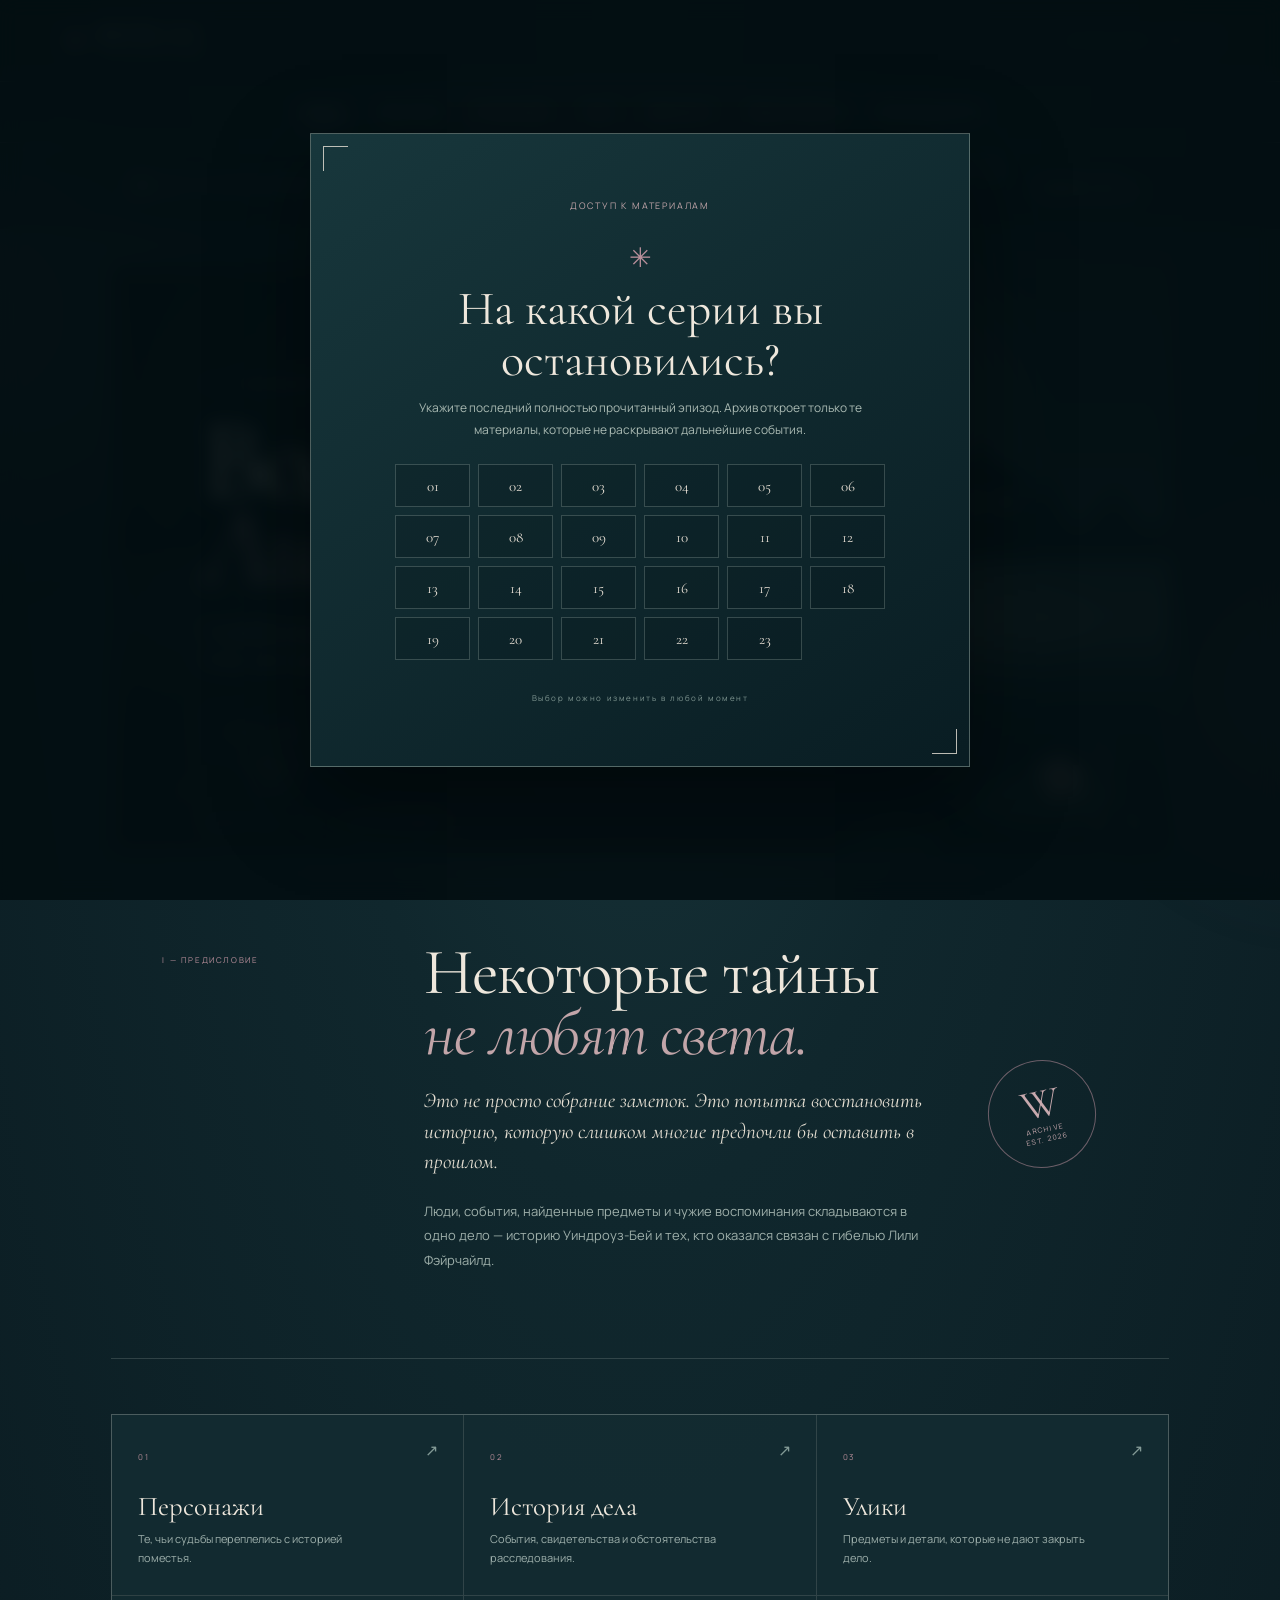
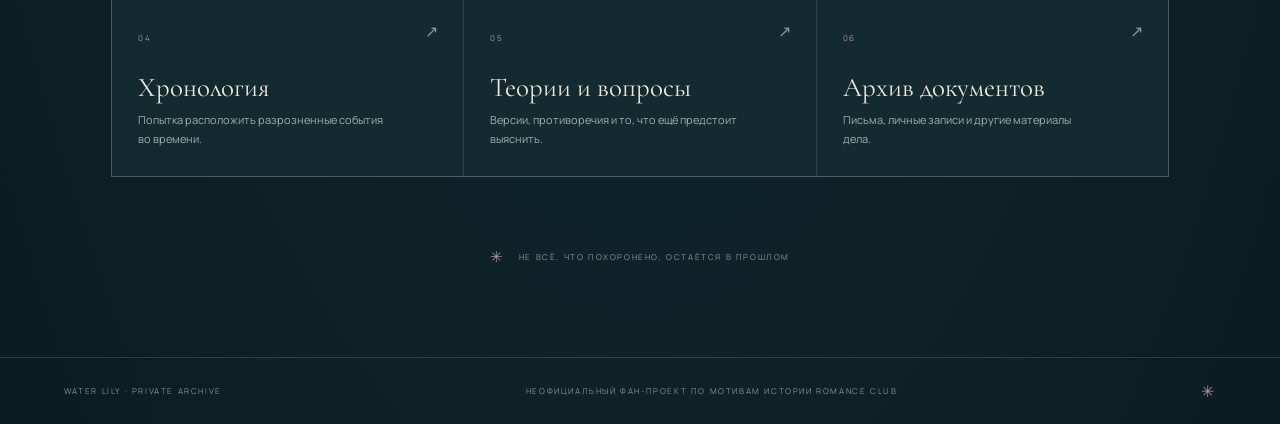
<file: index.html>
<!doctype html>
<html lang="ru">
<head>
  <meta charset="utf-8">
  <meta name="viewport" content="width=device-width, initial-scale=1">
  <meta name="theme-color" content="#102a30">
  <meta name="description" content="Водяная Лилия — исследовательский архив истории Уиндрoуз-Бей.">
  <title>Водяная Лилия — закрытый архив</title>
  <link rel="preconnect" href="https://fonts.googleapis.com">
  <link rel="preconnect" href="https://fonts.gstatic.com" crossorigin>
  <link href="https://fonts.googleapis.com/css2?family=Cormorant+Garamond:wght@400;500;600&family=Manrope:wght@400;500;600&display=swap" rel="stylesheet">
  <link rel="stylesheet" href="style.css">
</head>
<body>
  <div class="ambient ambient-one" aria-hidden="true"></div>
  <div class="ambient ambient-two" aria-hidden="true"></div>

  <header class="masthead">
    <a class="wordmark" href="#home" aria-label="Водяная Лилия — на главную">
      <span class="wordmark-mark">✳</span>
      <span><b>WATER LILY</b><small>ЗАКРЫТЫЙ АРХИВ</small></span>
    </a>
    <div class="masthead-note">ЧАСТНОЕ ДЕЛО <span>№ 01—23</span></div>
  </header>

  <nav class="main-nav" aria-label="Основная навигация">
    <button class="active" data-tab="home" type="button">Главная</button>
    <button data-tab="people" type="button">Персонажи</button>
    <button data-tab="story" type="button">История дела</button>
    <button data-tab="clues" type="button">Улики</button>
    <button data-tab="timeline" type="button">Хронология</button>
    <button data-tab="questions" type="button">Теории и вопросы</button>
    <button data-tab="archive" type="button">Архив документов</button>
  </nav>

  <section id="episode-gate" class="episode-gate" aria-label="Выбор последнего прочитанного эпизода">
    <div class="gate-card">
      <span class="eyebrow">ДОСТУП К МАТЕРИАЛАМ</span>
      <div class="gate-flower" aria-hidden="true">✳</div>
      <h2>На какой серии вы остановились?</h2>
      <p>Укажите последний полностью прочитанный эпизод. Архив откроет только те материалы, которые не раскрывают дальнейшие события.</p>
      <div class="episode-gate-grid">
        <button type="button" data-episode="1">01</button>
<button type="button" data-episode="2">02</button>
<button type="button" data-episode="3">03</button>
<button type="button" data-episode="4">04</button>
<button type="button" data-episode="5">05</button>
<button type="button" data-episode="6">06</button>
<button type="button" data-episode="7">07</button>
<button type="button" data-episode="8">08</button>
<button type="button" data-episode="9">09</button>
<button type="button" data-episode="10">10</button>
<button type="button" data-episode="11">11</button>
<button type="button" data-episode="12">12</button>
<button type="button" data-episode="13">13</button>
<button type="button" data-episode="14">14</button>
<button type="button" data-episode="15">15</button>
<button type="button" data-episode="16">16</button>
<button type="button" data-episode="17">17</button>
<button type="button" data-episode="18">18</button>
<button type="button" data-episode="19">19</button>
<button type="button" data-episode="20">20</button>
<button type="button" data-episode="21">21</button>
<button type="button" data-episode="22">22</button>
<button type="button" data-episode="23">23</button>
      </div>
      <span class="gate-footnote">Выбор можно изменить в любой момент</span>
    </div>
  </section>

  <div class="episode-toolbar">
    <div class="episode-toolbar-label"><span class="live-dot"></span> ДОСТУП ОТКРЫТ ДО ЭПИЗОДА</div>
    <div class="episode-selector" aria-label="Выбрать последний прочитанный эпизод">
      <button type="button" data-view-episode="1">01</button>
<button type="button" data-view-episode="2">02</button>
<button type="button" data-view-episode="3">03</button>
<button type="button" data-view-episode="4">04</button>
<button type="button" data-view-episode="5">05</button>
<button type="button" data-view-episode="6">06</button>
<button type="button" data-view-episode="7">07</button>
<button type="button" data-view-episode="8">08</button>
<button type="button" data-view-episode="9">09</button>
<button type="button" data-view-episode="10">10</button>
<button type="button" data-view-episode="11">11</button>
<button type="button" data-view-episode="12">12</button>
<button type="button" data-view-episode="13">13</button>
<button type="button" data-view-episode="14">14</button>
<button type="button" data-view-episode="15">15</button>
<button type="button" data-view-episode="16">16</button>
<button type="button" data-view-episode="17">17</button>
<button type="button" data-view-episode="18">18</button>
<button type="button" data-view-episode="19">19</button>
<button type="button" data-view-episode="20">20</button>
<button type="button" data-view-episode="21">21</button>
<button type="button" data-view-episode="22">22</button>
<button type="button" data-view-episode="23">23</button>
    </div>
    <button id="episode-details-toggle" class="episode-details-toggle" type="button">
      Содержание серии <span aria-hidden="true">⌄</span>
    </button>
  </div>

  <div class="episode-modal" id="episode-description" role="dialog" aria-modal="true" aria-label="Содержание эпизода">
    <div class="episode-modal-content">
      <button class="episode-modal-close" id="episode-modal-close" type="button" aria-label="Закрыть">×</button>
      <div class="episode-description-header">
        <span id="episode-number">СЕРИЯ 01</span>
        <h3 id="episode-title">Название серии</h3>
      </div>
      <p id="episode-summary">Краткое содержание серии.</p>
      <button id="episode-details-button" type="button">Читать полное описание</button>
      <div id="episode-full-description" class="episode-full-description"></div>
    </div>
  </div>

  <main>
    <section id="home" class="panel active">
      <div class="hero">
        <div class="hero-image" aria-hidden="true"></div>
        <div class="hero-shade" aria-hidden="true"></div>
        <div class="hero-content">
          <div class="eyebrow hero-eyebrow"><span></span> ИССЛЕДОВАТЕЛЬСКОЕ ДОСЬЕ · 23 ЭПИЗОДА</div>
          <h1>Водяная<br><em>Лилия</em></h1>
          <p class="hero-subtitle">У каждой истории есть поверхность.<br>И то, что скрывается под ней.</p>
          <button class="primary-link" data-tab="story" type="button">ОТКРЫТЬ ДЕЛО <span>↗</span></button>
        </div>
        <div class="hero-caption"><span>УИНДРОУЗ-БЕЙ</span><i></i><span>ПОСЛЕ ПОЛУНОЧИ</span></div>
        <div class="hero-index">01 <span>/</span> 23</div>
      </div>

      <div class="home-intro editorial-section">
        <div class="section-index">I — ПРЕДИСЛОВИЕ</div>
        <div class="intro-copy">
          <h2>Некоторые тайны<br><em>не любят света.</em></h2>
          <p class="lead">Это не просто собрание заметок. Это попытка восстановить историю, которую слишком многие предпочли бы оставить в прошлом.</p>
          <p>Люди, события, найденные предметы и чужие воспоминания складываются в одно дело — историю Уиндрoуз-Бей и тех, кто оказался связан с гибелью Лили Фэйрчайлд.</p>
        </div>
        <div class="intro-seal" aria-hidden="true"><span>W</span><small>ARCHIVE<br>EST. 2026</small></div>
      </div>

      <div class="home-sections">
        <button class="home-card" data-tab="people" type="button"><span class="card-number">01</span><span class="card-arrow">↗</span><h3>Персонажи</h3><p>Те, чьи судьбы переплелись с историей поместья.</p></button>
        <button class="home-card" data-tab="story" type="button"><span class="card-number">02</span><span class="card-arrow">↗</span><h3>История дела</h3><p>События, свидетельства и обстоятельства расследования.</p></button>
        <button class="home-card" data-tab="clues" type="button"><span class="card-number">03</span><span class="card-arrow">↗</span><h3>Улики</h3><p>Предметы и детали, которые не дают закрыть дело.</p></button>
        <button class="home-card" data-tab="timeline" type="button"><span class="card-number">04</span><span class="card-arrow">↗</span><h3>Хронология</h3><p>Попытка расположить разрозненные события во времени.</p></button>
        <button class="home-card" data-tab="questions" type="button"><span class="card-number">05</span><span class="card-arrow">↗</span><h3>Теории и вопросы</h3><p>Версии, противоречия и то, что ещё предстоит выяснить.</p></button>
        <button class="home-card" data-tab="archive" type="button"><span class="card-number">06</span><span class="card-arrow">↗</span><h3>Архив документов</h3><p>Письма, личные записи и другие материалы дела.</p></button>
      </div>
      <div class="closing-note"><span>✳</span> НЕ ВСЁ, ЧТО ПОХОРОНЕНО, ОСТАЁТСЯ В ПРОШЛОМ</div>
    </section>

    <section id="people" class="panel">
      <div class="panel-heading"><div class="section-index">II — УЧАСТНИКИ</div><h2>Персонажи</h2><p class="intro">Досье на людей, чьи истории связаны с Уиндрoуз-Бей. Новые сведения открываются по мере чтения эпизодов.</p></div>
      <input id="search" type="search" placeholder="Поиск по именам и ролям…" aria-label="Поиск персонажа">
      <div class="grid" id="peopleGrid"></div>
    </section>

    <section id="story" class="panel">
      <div class="panel-heading"><div class="section-index">III — ОБСТОЯТЕЛЬСТВА</div><h2>История дела</h2><p class="intro">События, воспоминания и свидетельства — в том порядке, в котором они становятся известны.</p></div>
      <div class="grid" id="story-container"></div>
    </section>

    <section id="clues" class="panel">
      <div class="panel-heading"><div class="section-index">IV — ВЕЩЕСТВЕННЫЕ МАТЕРИАЛЫ</div><h2>Улики</h2><p class="intro">Предметы, сообщения и детали, которые помогают восстановить ход событий. Отдельно отмечены факты и обстоятельства, требующие проверки.</p></div>
      <div id="clues-container" class="grid"></div>
    </section>

    <section id="timeline" class="panel">
      <div class="panel-heading"><div class="section-index">V — ВРЕМЕННАЯ КАРТА</div><h2>Хронология</h2><p class="intro">Последовательность событий, собранная по материалам расследования. Даты и степень точности указаны там, где они известны.</p></div>
      <div id="timeline-container" class="grid"></div>
    </section>

    <section id="questions" class="panel">
      <div class="panel-heading"><div class="section-index">VI — РАБОЧИЕ ВЕРСИИ</div><h2>Теории и вопросы</h2><p class="intro">Гипотезы не являются установленными фактами. Каждая версия требует сопоставления аргументов, контраргументов и доступных свидетельств.</p></div>
      <div id="theories-container" class="grid"></div>
    </section>

    <section id="archive" class="panel">
      <div class="panel-heading"><div class="section-index">VII — ПРИЛОЖЕНИЯ К ДЕЛУ</div><h2>Архив документов</h2><p class="intro">Письма, записки, личные записи и другие материалы, обнаруженные в ходе истории.</p></div>
      <div id="documents-container" class="grid"></div>
    </section>
  </main>

  <footer class="site-footer"><span>WATER LILY · PRIVATE ARCHIVE</span><span>НЕОФИЦИАЛЬНЫЙ ФАН-ПРОЕКТ ПО МОТИВАМ ИСТОРИИ ROMANCE CLUB</span><span>✳</span></footer>

  <script src="data/people.js"></script>
  <script src="data/episodes.js"></script>
  <script src="data/clues.js"></script>
  <script src="data/story.js"></script>
  <script src="data/timeline.js"></script>
  <script src="data/theories.js"></script>
  <script src="data/documents.js"></script>
  <script src="script.js"></script>
</body>
</html>
</file>
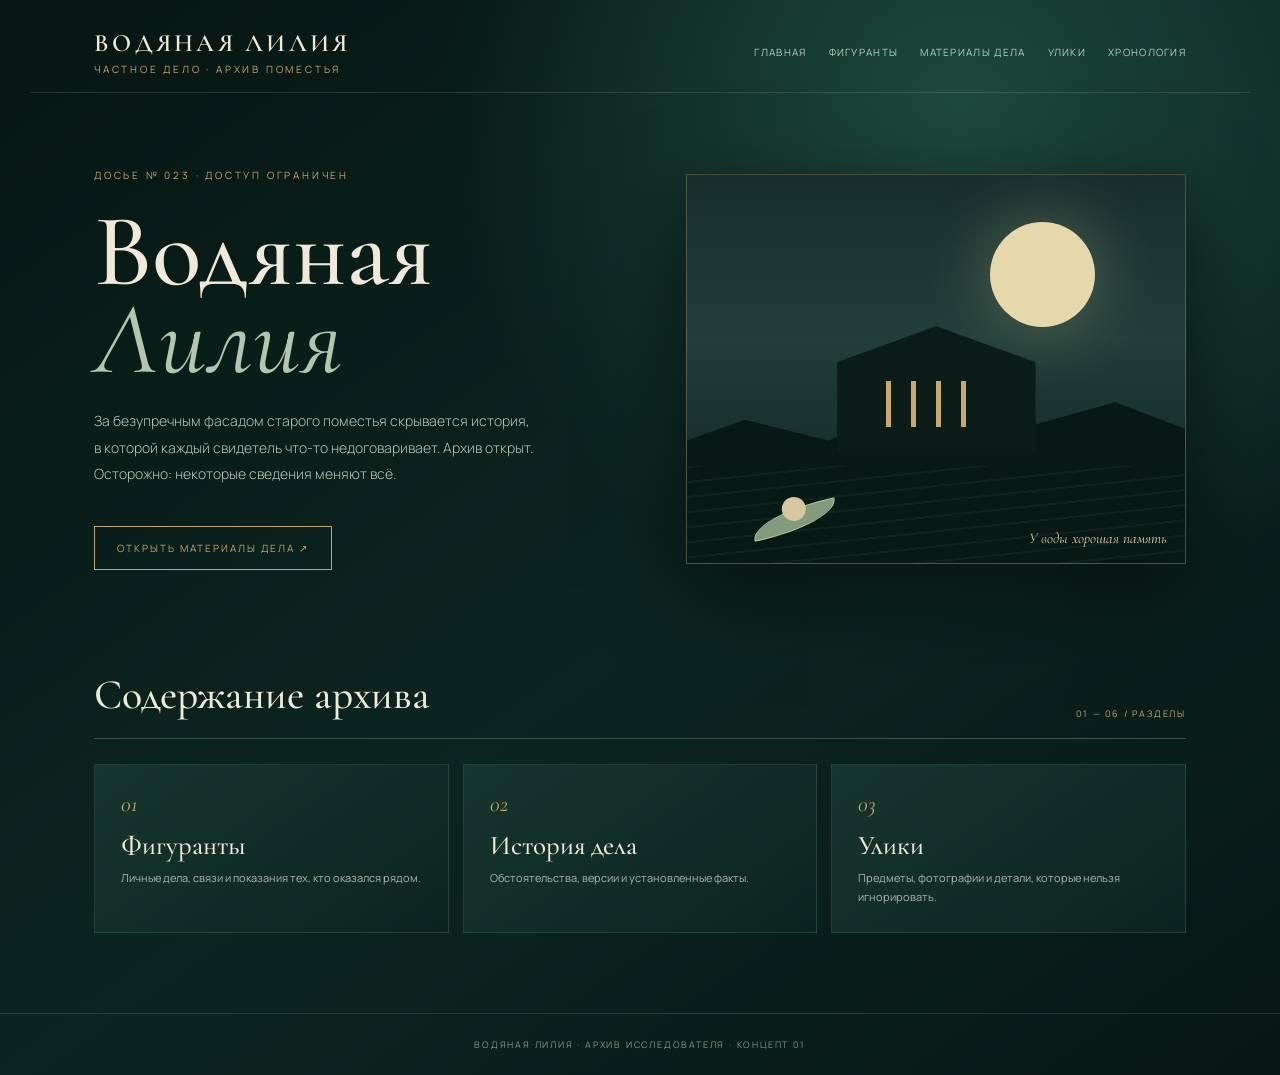
<file: concepts/01-emerald-estate.html>
<!doctype html>
<html lang="ru"><head><meta charset="utf-8"><meta name="viewport" content="width=device-width,initial-scale=1"><title>Водяная Лилия — Изумрудное поместье</title><link rel="preconnect" href="https://fonts.googleapis.com"><link href="https://fonts.googleapis.com/css2?family=Cormorant+Garamond:wght@400;500;600;700&family=Manrope:wght@300;400;500;600&display=swap" rel="stylesheet">
<style>
:root{--bg:#071b19;--panel:#102b27;--panel2:#173a33;--ink:#f0e9d8;--muted:#a9b8a9;--gold:#c4a66a;--line:#35564a;--rose:#a97878}*{box-sizing:border-box}body{margin:0;background:radial-gradient(ellipse at 75% 10%,#1d493d 0,transparent 38%),linear-gradient(145deg,#061613,#0c2520 55%,#071714);color:var(--ink);font-family:Manrope,sans-serif}a,button{color:inherit}header{max-width:1220px;margin:auto;padding:28px 5vw 16px;display:flex;align-items:center;justify-content:space-between;border-bottom:1px solid #ffffff20}.brand{font:600 25px 'Cormorant Garamond';letter-spacing:.13em}.brand small{display:block;font:10px Manrope;letter-spacing:.28em;color:var(--gold);margin-top:4px}nav{display:flex;gap:22px;flex-wrap:wrap}nav a{font-size:10px;letter-spacing:.13em;text-decoration:none;color:#c1cdbf;text-transform:uppercase}nav a:hover{color:var(--gold)}.hero{max-width:1220px;margin:0 auto;padding:75px 5vw 64px;min-height:510px;display:grid;grid-template-columns:1.05fr .95fr;align-items:center;gap:40px}.eyebrow{font-size:10px;letter-spacing:.28em;color:var(--gold);text-transform:uppercase}.hero h1{font:500 clamp(54px,8vw,104px)/.86 'Cormorant Garamond';margin:25px 0}.hero h1 em{color:#b4c6ad;font-weight:400}.hero p{max-width:440px;color:#b9c7ba;font:300 14px/1.9 Manrope}.cta{display:inline-block;margin-top:24px;padding:14px 22px;border:1px solid var(--gold);color:var(--gold);font-size:10px;letter-spacing:.2em;text-decoration:none}.scene{height:390px;position:relative;overflow:hidden;border:1px solid #c4a66a55;background:linear-gradient(180deg,#172e2c 0%,#213e39 42%,#0b211e 100%);box-shadow:0 25px 80px #0008}.moon{position:absolute;width:105px;height:105px;border-radius:50%;background:#e5d8ad;right:18%;top:12%;box-shadow:0 0 70px #dfd1a455}.hill{position:absolute;bottom:0;width:120%;height:45%;left:-10%;background:#071815;clip-path:polygon(0 40%,18% 18%,32% 30%,48% 4%,62% 25%,80% 8%,100% 34%,100% 100%,0 100%)}.mansion{position:absolute;bottom:28%;left:30%;width:40%;height:33%;background:#0b1c19;clip-path:polygon(0 28%,50% 0,100% 28%,100% 100%,0 100%)}.mansion:before{content:"";position:absolute;left:40%;top:-20%;width:20%;height:30%;background:#0b1c19;clip-path:polygon(50% 0,100% 100%,0 100%)}.windows{position:absolute;bottom:35%;left:40%;width:20%;height:12%;background:repeating-linear-gradient(90deg,#c8a86c 0 5px,transparent 5px 25px)}.water{position:absolute;bottom:0;height:25%;width:100%;background:repeating-linear-gradient(174deg,#47665a22 0 2px,transparent 2px 15px)}.lily{position:absolute;bottom:8%;left:13%;width:85px;height:25px;border-radius:100% 0;background:#829b7d;transform:rotate(-12deg);box-shadow:0 0 0 1px #b7c4a6}.lily:after{content:"";position:absolute;width:24px;height:24px;border-radius:50%;background:#d6c7a0;left:32px;top:-10px}.caption{position:absolute;bottom:16px;right:18px;font:italic 15px 'Cormorant Garamond';color:#d7cba9}.section{max-width:1220px;margin:auto;padding:35px 5vw 80px}.sectionhead{display:flex;align-items:end;justify-content:space-between;border-bottom:1px solid var(--line);padding-bottom:18px;margin-bottom:25px}.section h2{font:500 42px 'Cormorant Garamond';margin:0}.sectionhead span{font-size:9px;letter-spacing:.2em;color:var(--gold)}.cards{display:grid;grid-template-columns:repeat(3,1fr);gap:14px}.card{background:linear-gradient(145deg,#16352e,#0c241f);border:1px solid #45635366;padding:26px;min-height:160px;transition:.25s}.card:hover{transform:translateY(-4px);border-color:var(--gold)}.num{font:italic 22px 'Cormorant Garamond';color:var(--gold)}.card h3{font:500 27px 'Cormorant Garamond';margin:12px 0 7px}.card p{font-size:11px;line-height:1.7;color:var(--muted);margin:0}.foot{padding:24px 5vw;border-top:1px solid #ffffff20;text-align:center;color:#83988a;font-size:9px;letter-spacing:.2em}.page{display:none}.page.active{display:block}.tabs{display:flex;gap:8px;flex-wrap:wrap;margin:20px 0}.tabs button{background:transparent;border:1px solid var(--line);padding:10px 14px;font:10px Manrope;letter-spacing:.1em;cursor:pointer}.tabs button.active{border-color:var(--gold);color:var(--gold)}@media(max-width:760px){header{display:block}nav{margin-top:18px;gap:13px}.hero{grid-template-columns:1fr;padding-top:50px}.scene{height:280px}.cards{grid-template-columns:1fr}.section h2{font-size:34px}}
</style></head><body>
<header><div class="brand">ВОДЯНАЯ ЛИЛИЯ<small>ЧАСТНОЕ ДЕЛО · АРХИВ ПОМЕСТЬЯ</small></div><nav><a href="#home" data-page="home">Главная</a><a href="#people" data-page="people">Фигуранты</a><a href="#case" data-page="case">Материалы дела</a><a href="#clues" data-page="clues">Улики</a><a href="#timeline" data-page="timeline">Хронология</a></nav></header>
<main><section class="page active" id="home"><div class="hero"><div><div class="eyebrow">Досье № 023 · доступ ограничен</div><h1>Водяная<br><em>Лилия</em></h1><p>За безупречным фасадом старого поместья скрывается история, в которой каждый свидетель что-то недоговаривает. Архив открыт. Осторожно: некоторые сведения меняют всё.</p><a class="cta" href="#case" data-page="case">ОТКРЫТЬ МАТЕРИАЛЫ ДЕЛА ↗</a></div><div class="scene"><div class="moon"></div><div class="hill"></div><div class="mansion"></div><div class="windows"></div><div class="water"></div><div class="lily"></div><div class="caption">У воды хорошая память</div></div></div><div class="section"><div class="sectionhead"><h2>Содержание архива</h2><span>01 — 06 / РАЗДЕЛЫ</span></div><div class="cards"><article class="card"><div class="num">01</div><h3>Фигуранты</h3><p>Личные дела, связи и показания тех, кто оказался рядом.</p></article><article class="card"><div class="num">02</div><h3>История дела</h3><p>Обстоятельства, версии и установленные факты.</p></article><article class="card"><div class="num">03</div><h3>Улики</h3><p>Предметы, фотографии и детали, которые нельзя игнорировать.</p></article></div></div></section>
<section class="page" id="people"><div class="section"><div class="eyebrow">Раздел I · лица и связи</div><h2>Фигуранты дела</h2><div class="cards"><article class="card"><div class="num">ДЕЛО 001</div><h3>Райли</h3><p>Центральная фигура истории. Личное досье содержит пробелы.</p></article><article class="card"><div class="num">ДЕЛО 002</div><h3>Лили</h3><p>Имя, которое снова и снова появляется в материалах.</p></article><article class="card"><div class="num">ДЕЛО 003</div><h3>Амелия</h3><p>Сведения требуют сопоставления с другими показаниями.</p></article><article class="card"><div class="num">ДЕЛО 004</div><h3>Ксавье</h3><p>Связи и мотивы остаются предметом изучения.</p></article><article class="card"><div class="num">ДЕЛО 005</div><h3>Деклан</h3><p>Отдельные детали его истории пока не подтверждены.</p></article><article class="card"><div class="num">ДЕЛО 006</div><h3>Луна</h3><p>Материалы собраны в отдельное личное дело.</p></article></div></div></section>
<section class="page" id="case"><div class="section"><div class="eyebrow">Раздел II · сводка расследования</div><h2>Материалы дела</h2><p style="color:var(--muted);max-width:700px;line-height:1.9">История собирается из эпизодов, свидетельств и документов. Выберите главу, чтобы восстановить последовательность событий. Все версии отделены от подтверждённых фактов.</p><div class="cards"><article class="card"><div class="num">01—08</div><h3>Начало истории</h3><p>Первые обстоятельства и вопросы, оставшиеся без ответа.</p></article><article class="card"><div class="num">09—16</div><h3>Новые обстоятельства</h3><p>Связи между персонажами становятся сложнее.</p></article><article class="card"><div class="num">17—23</div><h3>Последствия</h3><p>Поздние события меняют прочтение ранних улик.</p></article></div></div></section>
<section class="page" id="clues"><div class="section"><div class="eyebrow">Раздел III · вещественные доказательства</div><h2>Улики и находки</h2><div class="cards"><article class="card"><div class="num">УЛИКА № 01</div><h3>Фотографии</h3><p>Визуальные материалы и подписи к ним.</p></article><article class="card"><div class="num">УЛИКА № 02</div><h3>Переписка</h3><p>Фрагменты сообщений и их контекст.</p></article><article class="card"><div class="num">УЛИКА № 03</div><h3>Предметы</h3><p>Значимые вещи, найденные в ходе истории.</p></article></div></div></section>
<section class="page" id="timeline"><div class="section"><div class="eyebrow">Раздел IV · последовательность событий</div><h2>Хронология</h2><div class="cards"><article class="card"><div class="num">ЭТАП I</div><h3>До расследования</h3><p>Предыстория и исходные обстоятельства.</p></article><article class="card"><div class="num">ЭТАП II</div><h3>Развитие событий</h3><p>Ключевые даты и поворотные моменты.</p></article><article class="card"><div class="num">ЭТАП III</div><h3>После раскрытия</h3><p>Последствия и открытые вопросы.</p></article></div></div></section></main><footer class="foot">ВОДЯНАЯ ЛИЛИЯ · АРХИВ ИССЛЕДОВАТЕЛЯ · КОНЦЕПТ 01</footer>
<script>document.querySelectorAll('[data-page]').forEach(a=>a.addEventListener('click',e=>{e.preventDefault();document.querySelectorAll('.page').forEach(p=>p.classList.remove('active'));document.getElementById(a.dataset.page).classList.add('active');window.scrollTo(0,0)}));</script></body></html>
</file>
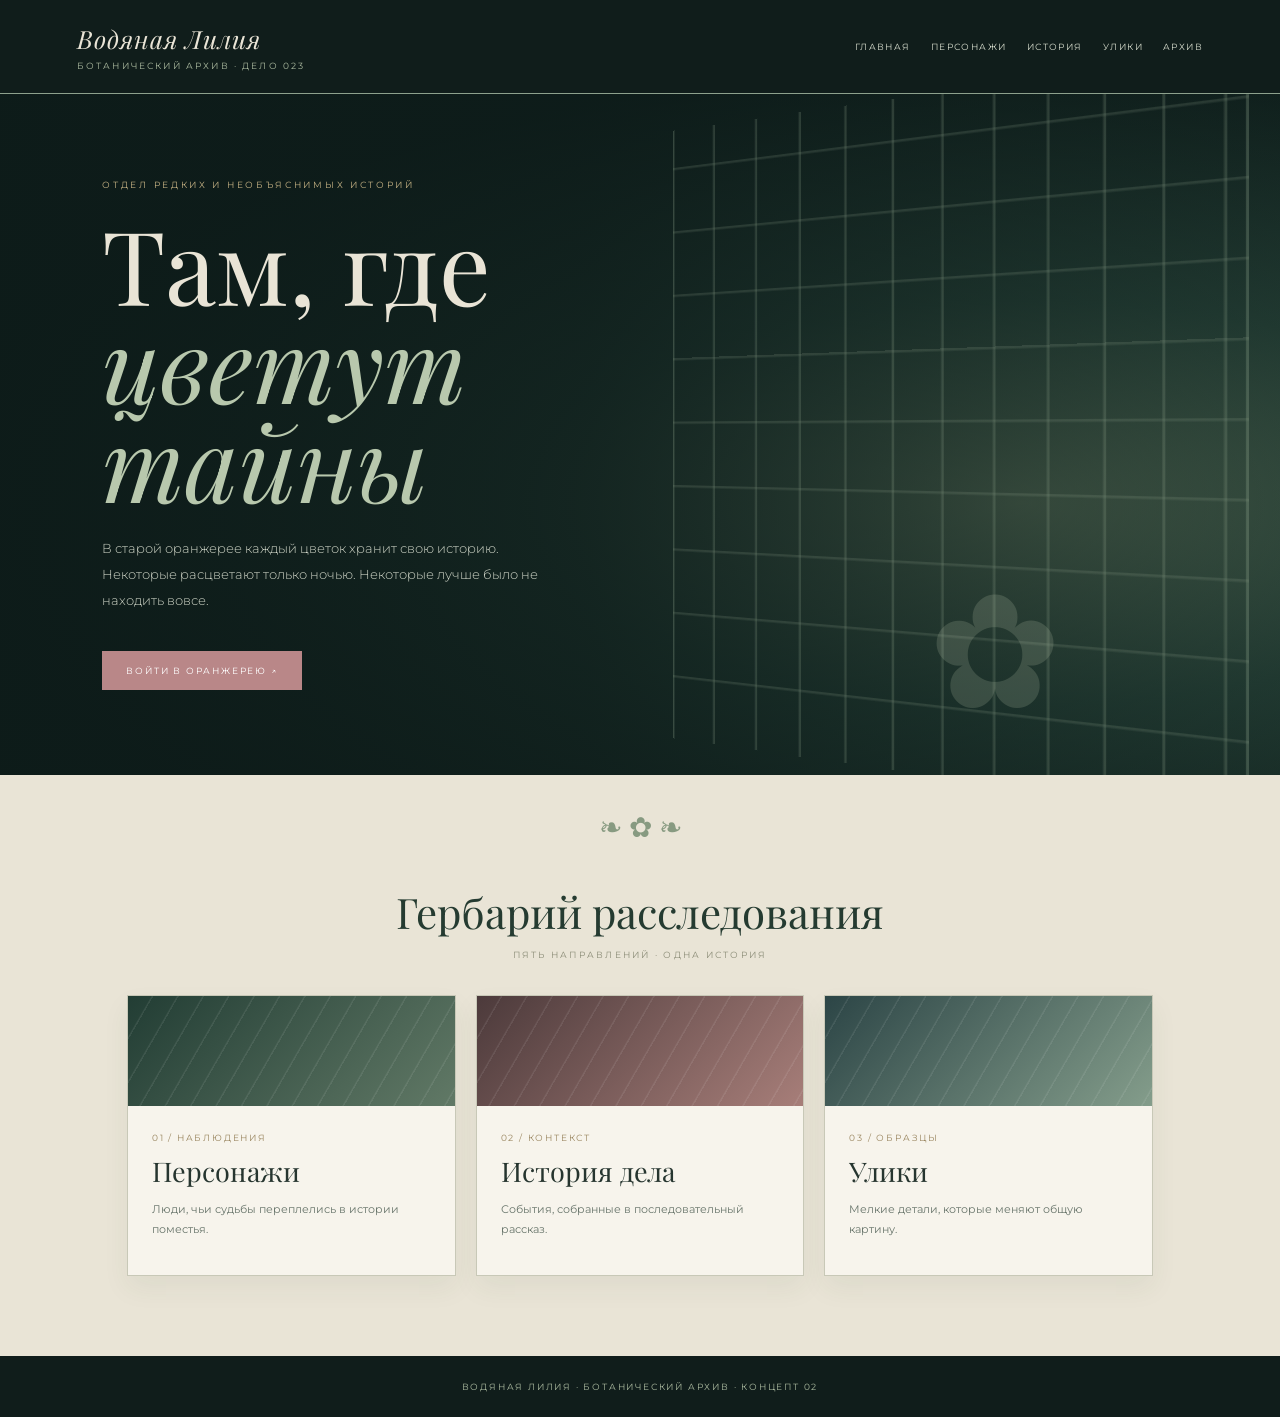
<file: concepts/02-midnight-conservatory.html>
<!doctype html><html lang="ru"><head><meta charset="utf-8"><meta name="viewport" content="width=device-width,initial-scale=1"><title>Водяная Лилия — Оранжерея</title><link href="https://fonts.googleapis.com/css2?family=Playfair+Display:ital,wght@0,400;0,500;1,400;1,500&family=Montserrat:wght@300;400;500&display=swap" rel="stylesheet"><style>
:root{--night:#101c1b;--green:#29463b;--mint:#b8c8ad;--cream:#e9e4d6;--pink:#b98788;--gold:#c6ad78}*{box-sizing:border-box}body{margin:0;background:var(--cream);color:#26352f;font-family:Montserrat,sans-serif}header{background:#101d1b;color:var(--cream);padding:22px 6vw;display:flex;justify-content:space-between;align-items:center;border-bottom:1px solid #8da18d}header strong{font:italic 25px 'Playfair Display';letter-spacing:.04em}header small{display:block;font:9px Montserrat;letter-spacing:.24em;color:#aab99f;margin-top:5px}nav{display:flex;gap:20px;flex-wrap:wrap}nav a{color:#d7ddce;text-decoration:none;font-size:9px;letter-spacing:.16em;text-transform:uppercase}.hero{min-height:560px;background:linear-gradient(90deg,#0d1b19ee 0%,#0d1b19c9 46%,#0d1b1950 100%),radial-gradient(ellipse at 80% 60%,#59715a 0,#29463b 35%,#10201d 75%);color:var(--cream);padding:85px 8vw;position:relative;overflow:hidden}.hero:before{content:"";position:absolute;right:5%;top:0;width:45%;height:100%;opacity:.7;background:repeating-linear-gradient(90deg,transparent 0 48px,#8ea28a55 49px 51px),repeating-linear-gradient(0deg,transparent 0 68px,#8ea28a44 69px 71px);border-left:2px solid #9aaf9366;border-right:2px solid #9aaf9366;transform:perspective(500px) rotateY(-12deg)}.hero:after{content:"✿";position:absolute;right:17%;bottom:4%;font-size:160px;color:#c6d1b4;opacity:.18}.hero .inner{position:relative;z-index:1;max-width:620px}.eyebrow{font-size:9px;letter-spacing:.3em;color:#c4b183}.hero h1{font:400 clamp(58px,8vw,105px)/.96 'Playfair Display';margin:25px 0}.hero h1 span{display:block;color:#b8c8ad;font-style:italic}.hero p{font-size:13px;line-height:2;color:#d0d6c8;max-width:450px;font-weight:300}.btn{display:inline-block;margin-top:25px;padding:14px 24px;background:var(--pink);color:#fff;text-decoration:none;font-size:9px;letter-spacing:.2em}.ornament{text-align:center;padding:35px 0 10px;color:#879a81;font-size:28px}.content{max-width:1180px;margin:auto;padding:15px 6vw 80px}.heading{text-align:center;margin:15px 0 35px}.heading h2{font:400 42px 'Playfair Display';margin:0;color:#253b31}.heading p{font-size:9px;letter-spacing:.25em;color:#8c8d78}.cards{display:grid;grid-template-columns:repeat(3,1fr);gap:20px}.card{background:#f7f4ec;border:1px solid #c8c8b7;box-shadow:0 12px 25px #344b3710;min-height:230px;padding:0 24px 25px;position:relative}.card .visual{height:110px;margin:0 -24px 20px;background:linear-gradient(135deg,#223d34,#617966);position:relative;overflow:hidden}.card .visual:after{content:"";position:absolute;inset:0;background:repeating-linear-gradient(120deg,transparent 0 20px,#ffffff15 21px 22px)}.card:nth-child(2) .visual{background:linear-gradient(135deg,#4c3a3b,#a77e79)}.card:nth-child(3) .visual{background:linear-gradient(135deg,#2c4546,#849d8b)}.card small{font-size:9px;letter-spacing:.2em;color:#9a8660}.card h3{font:400 27px 'Playfair Display';margin:8px 0}.card p{font-size:11px;line-height:1.8;color:#68756b}.footer{background:#101d1b;color:#aab99f;text-align:center;padding:25px;font-size:9px;letter-spacing:.2em}.page{display:none}.page.active{display:block}.simple{max-width:1100px;margin:auto;padding:70px 7vw;min-height:65vh}.simple h2{font:400 52px 'Playfair Display';color:#29463b}.simple p{line-height:2;max-width:700px;color:#69756b}.simple .cards{margin-top:30px}@media(max-width:750px){header{display:block}nav{margin-top:18px;gap:12px}.hero{padding:65px 7vw;min-height:490px}.hero:before{right:-10%;width:70%;opacity:.35}.cards{grid-template-columns:1fr}.card{min-height:190px}.simple h2{font-size:40px}}
</style></head><body><header><div><strong>Водяная Лилия</strong><small>БОТАНИЧЕСКИЙ АРХИВ · ДЕЛО 023</small></div><nav><a href="#" data-page="home">Главная</a><a href="#" data-page="people">Персонажи</a><a href="#" data-page="story">История</a><a href="#" data-page="evidence">Улики</a><a href="#" data-page="archive">Архив</a></nav></header><main><section class="page active" id="home"><div class="hero"><div class="inner"><div class="eyebrow">ОТДЕЛ РЕДКИХ И НЕОБЪЯСНИМЫХ ИСТОРИЙ</div><h1>Там, где<br><span>цветут тайны</span></h1><p>В старой оранжерее каждый цветок хранит свою историю. Некоторые расцветают только ночью. Некоторые лучше было не находить вовсе.</p><a class="btn" href="#" data-page="story">ВОЙТИ В ОРАНЖЕРЕЮ ↗</a></div></div><div class="ornament">❧ ✿ ❧</div><div class="content"><div class="heading"><h2>Гербарий расследования</h2><p>ПЯТЬ НАПРАВЛЕНИЙ · ОДНА ИСТОРИЯ</p></div><div class="cards"><article class="card"><div class="visual"></div><small>01 / НАБЛЮДЕНИЯ</small><h3>Персонажи</h3><p>Люди, чьи судьбы переплелись в истории поместья.</p></article><article class="card"><div class="visual"></div><small>02 / КОНТЕКСТ</small><h3>История дела</h3><p>События, собранные в последовательный рассказ.</p></article><article class="card"><div class="visual"></div><small>03 / ОБРАЗЦЫ</small><h3>Улики</h3><p>Мелкие детали, которые меняют общую картину.</p></article></div></div></section>
<section class="page" id="people"><div class="simple"><div class="eyebrow">КОЛЛЕКЦИЯ № 01</div><h2>Лица этой истории</h2><p>Каждый персонаж — отдельный образец, отдельная версия событий. Сопоставляйте связи, а не только слова.</p><div class="cards"><article class="card"><div class="visual"></div><small>ОБРАЗЕЦ A</small><h3>Райли</h3><p>Личное дело и наблюдения.</p></article><article class="card"><div class="visual"></div><small>ОБРАЗЕЦ B</small><h3>Лили</h3><p>След, который проходит через всё расследование.</p></article><article class="card"><div class="visual"></div><small>ОБРАЗЕЦ C</small><h3>Амелия</h3><p>Сведения требуют проверки.</p></article></div></div></section>
<section class="page" id="story"><div class="simple"><div class="eyebrow">КОЛЛЕКЦИЯ № 02</div><h2>История, собранная по листам</h2><p>Хронология открывается постепенно. Выберите эпизод и проследите, как меняются показания и версии.</p><div class="cards"><article class="card"><div class="visual"></div><small>ЭПИЗОДЫ 01—08</small><h3>Первые ростки</h3><p>Знакомство с местом и обстоятельствами.</p></article><article class="card"><div class="visual"></div><small>ЭПИЗОДЫ 09—16</small><h3>Переплетение</h3><p>Связи становятся очевиднее.</p></article><article class="card"><div class="visual"></div><small>ЭПИЗОДЫ 17—23</small><h3>Цветение</h3><p>Новые сведения меняют прежние выводы.</p></article></div></div></section>
<section class="page" id="evidence"><div class="simple"><div class="eyebrow">КОЛЛЕКЦИЯ № 03</div><h2>Следы и свидетельства</h2><p>Фотографии, предметы, письма и другие материалы. Каждая улика сопровождается контекстом и номером эпизода.</p><div class="cards"><article class="card"><div class="visual"></div><small>АРТЕФАКТ 01</small><h3>Фотографии</h3><p>Визуальные свидетельства.</p></article><article class="card"><div class="visual"></div><small>АРТЕФАКТ 02</small><h3>Письма</h3><p>Фрагменты переписки.</p></article><article class="card"><div class="visual"></div><small>АРТЕФАКТ 03</small><h3>Предметы</h3><p>Объекты с историей.</p></article></div></div></section>
<section class="page" id="archive"><div class="simple"><div class="eyebrow">КОЛЛЕКЦИЯ № 04</div><h2>Архивные листы</h2><p>Документы, заметки исследователя и вопросы, на которые пока нет ответа.</p><div class="cards"><article class="card"><div class="visual"></div><small>ПАПКА A</small><h3>Документы</h3><p>Материалы дела.</p></article><article class="card"><div class="visual"></div><small>ПАПКА B</small><h3>Теории</h3><p>Предположения сообщества.</p></article><article class="card"><div class="visual"></div><small>ПАПКА C</small><h3>Дневник</h3><p>Личные записи Райли.</p></article></div></div></section></main><footer class="footer">ВОДЯНАЯ ЛИЛИЯ · БОТАНИЧЕСКИЙ АРХИВ · КОНЦЕПТ 02</footer><script>document.querySelectorAll('[data-page]').forEach(a=>a.addEventListener('click',e=>{e.preventDefault();document.querySelectorAll('.page').forEach(p=>p.classList.remove('active'));document.getElementById(a.dataset.page).classList.add('active');window.scrollTo(0,0)}));</script></body></html>
</file>
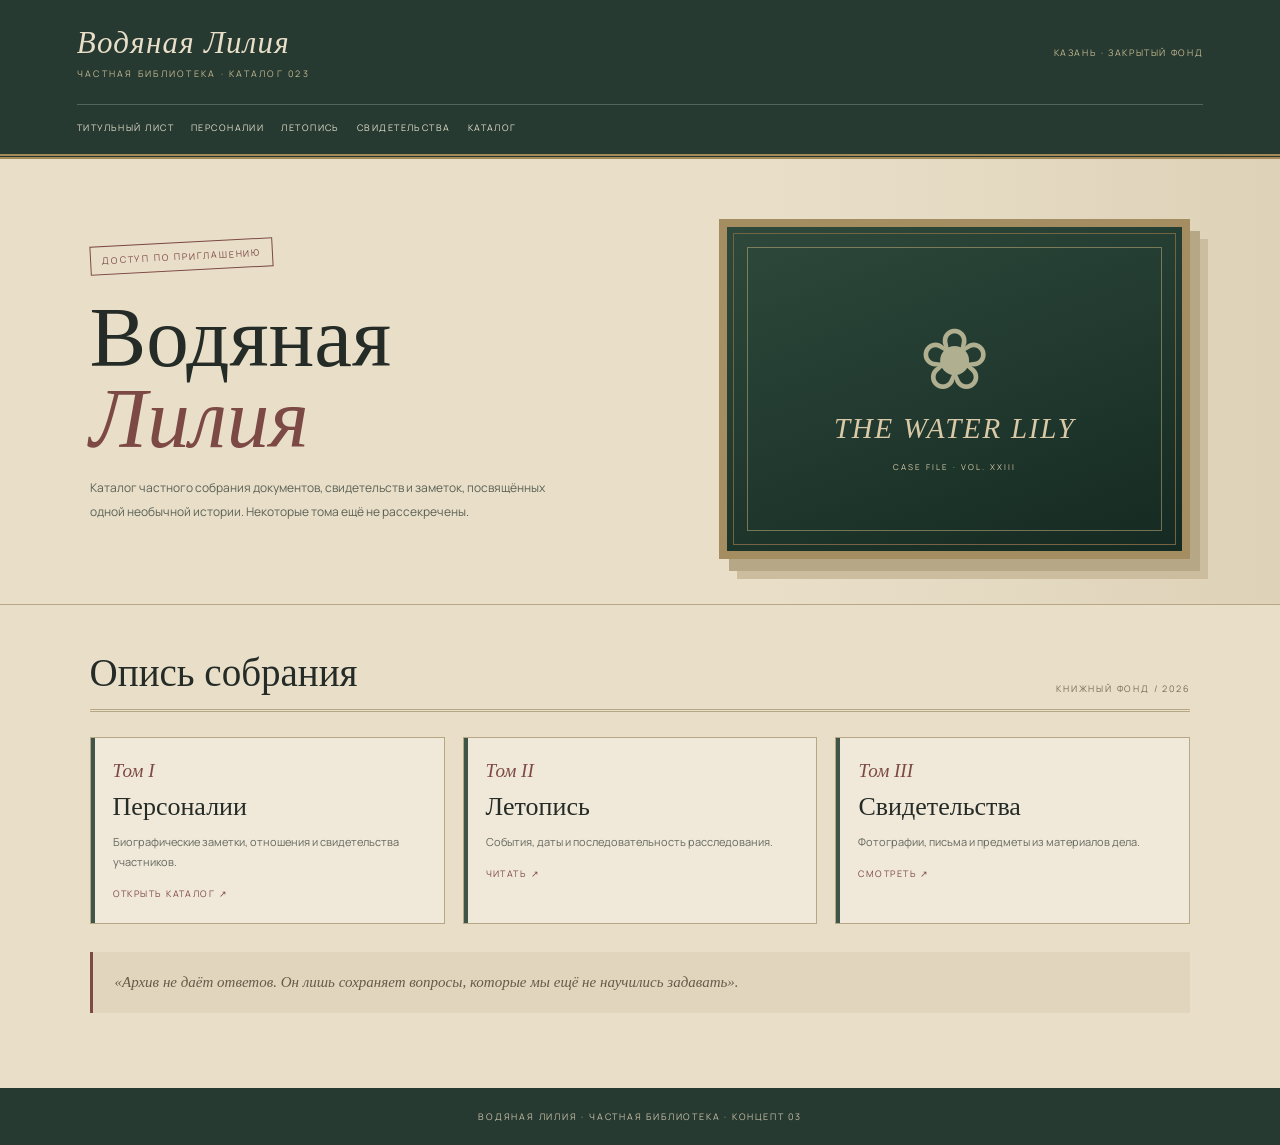
<file: concepts/03-private-library.html>
<!doctype html><html lang="ru"><head><meta charset="utf-8"><meta name="viewport" content="width=device-width,initial-scale=1"><title>Водяная Лилия — Частная библиотека</title><link href="https://fonts.googleapis.com/css2?family=Libre+Baskerville:wght@400;700&family=Old+Standard+TT:ital,wght@0,400;0,700;1,400&family=Manrope:wght@300;400;500&display=swap" rel="stylesheet"><style>
:root{--paper:#e9dfc9;--paper2:#d9c9aa;--ink:#252c27;--green:#263a32;--green2:#3e5548;--red:#7c4944;--brass:#a58a58;--line:#b6a887}*{box-sizing:border-box}body{margin:0;background:#d1c4a9;color:var(--ink);font-family:'Libre Baskerville',serif}.shell{max-width:1320px;margin:0 auto;background:var(--paper);min-height:100vh;box-shadow:0 0 70px #1c211c55}header{background:var(--green);color:var(--paper);padding:25px 6vw 20px;border-bottom:5px double #a58a58}.top{display:flex;justify-content:space-between;align-items:center;gap:20px}.brand{font:italic 31px 'Old Standard TT';letter-spacing:.04em}.brand small{display:block;font:9px Manrope;letter-spacing:.25em;color:#c5b88f;margin-top:6px}nav{display:flex;gap:17px;flex-wrap:wrap;margin-top:24px;border-top:1px solid #ffffff35;padding-top:16px}nav a{font:9px Manrope;letter-spacing:.16em;text-transform:uppercase;text-decoration:none;color:#e3ddca}.hero{padding:60px 7vw 45px;display:grid;grid-template-columns:1fr .8fr;gap:40px;align-items:center;background:linear-gradient(90deg,#e9dfc9 0%,#e9dfc9 60%,#ded2b8 100%);border-bottom:1px solid var(--line)}.stamp{display:inline-block;border:1px solid var(--red);color:var(--red);padding:7px 11px;font:9px Manrope;letter-spacing:.2em;transform:rotate(-3deg)}.hero h1{font:400 clamp(50px,7vw,85px)/.95 'Old Standard TT';margin:26px 0 18px}.hero h1 em{color:var(--red)}.hero p{font:12px/2 Manrope;color:#5b6055;max-width:470px}.cover{height:340px;background:linear-gradient(160deg,#2e493c,#152a22);position:relative;box-shadow:10px 12px 0 #b6a887,18px 20px 0 #cbbd9e;border:8px solid #a48d61;outline:1px solid #756442;outline-offset:-15px;display:flex;align-items:center;justify-content:center;text-align:center;color:#d9c9a6}.cover:before{content:"";position:absolute;inset:20px;border:1px solid #c4ae7b88}.cover .lilymark{font-size:85px;color:#c9c4a0;opacity:.85}.cover strong{display:block;font:italic 29px 'Old Standard TT';letter-spacing:.06em}.cover small{display:block;font:8px Manrope;letter-spacing:.25em;margin-top:16px}.section{padding:45px 7vw 75px}.sectiontitle{display:flex;justify-content:space-between;align-items:end;border-bottom:3px double var(--line);padding-bottom:14px;margin-bottom:25px}.sectiontitle h2{font:400 39px 'Old Standard TT';margin:0}.sectiontitle span{font:9px Manrope;letter-spacing:.2em;color:#776c54}.cards{display:grid;grid-template-columns:repeat(3,1fr);gap:18px}.card{border:1px solid var(--line);background:#f0e8d8;padding:22px;min-height:170px;position:relative}.card:before{content:"";position:absolute;left:0;top:0;bottom:0;width:4px;background:var(--green2)}.card .number{font:italic 19px 'Old Standard TT';color:var(--red)}.card h3{font:400 26px 'Old Standard TT';margin:10px 0}.card p{font:11px/1.8 Manrope;color:#64695f;margin:0}.card a{font:9px Manrope;letter-spacing:.16em;color:var(--red);text-decoration:none;display:inline-block;margin-top:15px}.note{margin-top:28px;padding:18px 22px;border-left:3px solid var(--red);background:#e1d5bd;font:italic 15px/1.7 'Old Standard TT';color:#665b49}.footer{background:var(--green);color:#c7bea5;text-align:center;padding:22px;font:9px Manrope;letter-spacing:.2em}.page{display:none}.page.active{display:block}.simple{padding:65px 7vw;min-height:65vh}.simple h2{font:400 50px 'Old Standard TT';margin:15px 0}.simple>p{font:12px/2 Manrope;color:#65695e;max-width:720px}.simple .cards{margin-top:30px}@media(max-width:760px){.top{display:block}.brand{font-size:27px}nav{gap:12px}.hero{grid-template-columns:1fr;padding:45px 7vw}.cover{height:260px}.cards{grid-template-columns:1fr}.sectiontitle h2{font-size:31px}.simple h2{font-size:40px}}
</style></head><body><div class="shell"><header><div class="top"><div class="brand">Водяная Лилия<small>ЧАСТНАЯ БИБЛИОТЕКА · КАТАЛОГ 023</small></div><div style="font:9px Manrope;letter-spacing:.18em;color:#c5b88f">КАЗАНЬ · ЗАКРЫТЫЙ ФОНД</div></div><nav><a href="#" data-page="home">Титульный лист</a><a href="#" data-page="people">Персоналии</a><a href="#" data-page="chronicle">Летопись</a><a href="#" data-page="evidence">Свидетельства</a><a href="#" data-page="catalog">Каталог</a></nav></header><main><section class="page active" id="home"><div class="hero"><div><span class="stamp">ДОСТУП ПО ПРИГЛАШЕНИЮ</span><h1>Водяная<br><em>Лилия</em></h1><p>Каталог частного собрания документов, свидетельств и заметок, посвящённых одной необычной истории. Некоторые тома ещё не рассекречены.</p></div><div class="cover"><div><div class="lilymark">❀</div><strong>THE WATER LILY</strong><small>CASE FILE · VOL. XXIII</small></div></div></div><div class="section"><div class="sectiontitle"><h2>Опись собрания</h2><span>КНИЖНЫЙ ФОНД / 2026</span></div><div class="cards"><article class="card"><div class="number">Том I</div><h3>Персоналии</h3><p>Биографические заметки, отношения и свидетельства участников.</p><a href="#" data-page="people">ОТКРЫТЬ КАТАЛОГ ↗</a></article><article class="card"><div class="number">Том II</div><h3>Летопись</h3><p>События, даты и последовательность расследования.</p><a href="#" data-page="chronicle">ЧИТАТЬ ↗</a></article><article class="card"><div class="number">Том III</div><h3>Свидетельства</h3><p>Фотографии, письма и предметы из материалов дела.</p><a href="#" data-page="evidence">СМОТРЕТЬ ↗</a></article></div><div class="note">«Архив не даёт ответов. Он лишь сохраняет вопросы, которые мы ещё не научились задавать».</div></div></section>
<section class="page" id="people"><div class="simple"><span class="stamp">КАТАЛОГ ПЕРСОНАЛИЙ</span><h2>Имена и биографии</h2><p>Алфавитный указатель действующих лиц. Сведения приводятся с указанием источника и эпизода.</p><div class="cards"><article class="card"><div class="number">Личное дело 001</div><h3>Райли</h3><p>Главная участница событий. Данные внешности не фиксируются.</p></article><article class="card"><div class="number">Личное дело 002</div><h3>Лили</h3><p>Фигура, чьё имя стало названием всего собрания.</p></article><article class="card"><div class="number">Личное дело 003</div><h3>Амелия</h3><p>Биографические сведения и спорные совпадения.</p></article></div></div></section>
<section class="page" id="chronicle"><div class="simple"><span class="stamp">ХРОНОЛОГИЧЕСКИЙ УКАЗАТЕЛЬ</span><h2>Летопись событий</h2><p>История разбита на три части для удобства чтения и сопоставления материалов.</p><div class="cards"><article class="card"><div class="number">01—08</div><h3>Первая часть</h3><p>Исходные обстоятельства и знакомство с героями.</p></article><article class="card"><div class="number">09—16</div><h3>Вторая часть</h3><p>Развитие событий и новые свидетельства.</p></article><article class="card"><div class="number">17—23</div><h3>Третья часть</h3><p>Поздние эпизоды и переоценка прежних версий.</p></article></div></div></section>
<section class="page" id="evidence"><div class="simple"><span class="stamp">ОПИСЬ ПРЕДМЕТОВ</span><h2>Свидетельства и улики</h2><p>Каждый объект сопровождается краткой аннотацией, происхождением и привязкой к эпизоду.</p><div class="cards"><article class="card"><div class="number">Папка 01</div><h3>Фотографии</h3><p>Снимки и визуальные материалы.</p></article><article class="card"><div class="number">Папка 02</div><h3>Переписка</h3><p>Письма и сообщения.</p></article><article class="card"><div class="number">Папка 03</div><h3>Документы</h3><p>Архивные записи и материалы.</p></article></div></div></section>
<section class="page" id="catalog"><div class="simple"><span class="stamp">СПРАВОЧНЫЙ РАЗДЕЛ</span><h2>Каталог материалов</h2><p>Теории, вопросы читателей, дневник Райли и отдельные архивные документы.</p><div class="cards"><article class="card"><div class="number">Раздел A</div><h3>Теории</h3><p>Гипотезы и версии читателей.</p></article><article class="card"><div class="number">Раздел B</div><h3>Документы</h3><p>Материалы и выписки.</p></article><article class="card"><div class="number">Раздел C</div><h3>Дневник Райли</h3><p>Личные заметки и наблюдения.</p></article></div></div></section></main><footer class="footer">ВОДЯНАЯ ЛИЛИЯ · ЧАСТНАЯ БИБЛИОТЕКА · КОНЦЕПТ 03</footer></div><script>document.querySelectorAll('[data-page]').forEach(a=>a.addEventListener('click',e=>{e.preventDefault();document.querySelectorAll('.page').forEach(p=>p.classList.remove('active'));document.getElementById(a.dataset.page).classList.add('active');window.scrollTo(0,0)}));</script></body></html>
</file>
<file: style.css>
@import url('https://fonts.googleapis.com/css2?family=Cormorant+Garamond:wght@400;500;600&family=Manrope:wght@400;500;600&display=swap');

:root{
  --night:#0b1c22;--deep:#102a30;--deep-2:#183940;--teal:#42656a;
  --mist:#a9bcba;--muted:#849b9b;--paper:#e9e3d8;--paper-2:#d9d2c5;
  --rose:#b98f9b;--gold:#bba889;--line:rgba(194,208,199,.19);
  --serif:'Cormorant Garamond',Georgia,serif;--sans:'Manrope',Arial,sans-serif;
}
*{box-sizing:border-box}
html{scroll-behavior:smooth;min-height:100%;background:var(--night)}
body{margin:0;min-height:100vh;background:radial-gradient(ellipse at 50% 0%,#1c3b40 0%,#10272d 42%,#0b1c22 100%);color:var(--paper);font:14px/1.7 var(--sans);overflow-x:hidden}
button,input{font:inherit}
button{color:inherit}
.ambient{position:fixed;pointer-events:none;z-index:0;border-radius:50%;filter:blur(70px);opacity:.12}
.ambient-one{width:360px;height:360px;top:15%;left:-220px;background:#769a91}
.ambient-two{width:300px;height:300px;right:-190px;top:60%;background:#a77c8b}
.masthead,.main-nav,.episode-toolbar,main,.site-footer{position:relative;z-index:1}
.masthead{height:82px;padding:0 clamp(20px,5vw,76px);display:flex;align-items:center;justify-content:space-between;border-bottom:1px solid var(--line);background:rgba(8,24,29,.72)}
.wordmark{display:flex;gap:12px;align-items:center;text-decoration:none;color:var(--paper)}
.wordmark-mark{font-size:26px;color:var(--rose)}
.wordmark b{display:block;font:600 13px var(--sans);letter-spacing:.25em}
.wordmark small{display:block;margin-top:3px;color:var(--muted);font:9px var(--sans);letter-spacing:.26em}
.masthead-note,.eyebrow,.section-index,.hero-caption,.hero-index,.card-number,.closing-note,.site-footer,.episode-toolbar-label,.gate-footnote{font:9px var(--sans);letter-spacing:.2em}
.masthead-note{color:var(--muted)}.masthead-note span{color:var(--rose);margin-left:10px}
.main-nav{display:flex;justify-content:center;align-items:center;gap:clamp(12px,2.4vw,34px);padding:17px 18px;background:rgba(10,28,33,.52);border-bottom:1px solid var(--line);flex-wrap:wrap}
.main-nav button{padding:4px 0;border:0;border-bottom:1px solid transparent;background:none;color:#a6b6b2;font:12px var(--sans);cursor:pointer;transition:.25s}
.main-nav button:hover,.main-nav button.active{color:#f0e9dd;border-color:var(--rose)}
.episode-toolbar{display:flex;align-items:center;justify-content:center;gap:20px;flex-wrap:wrap;padding:14px 20px 17px;border-bottom:1px solid rgba(194,208,199,.1);background:rgba(7,22,27,.3)}
.episode-toolbar-label{color:var(--muted);font-size:8px}.live-dot{display:inline-block;width:6px;height:6px;margin-right:8px;border-radius:50%;background:#a5c1a8;box-shadow:0 0 9px #a5c1a8}
.episode-selector{display:flex;justify-content:center;gap:5px;flex-wrap:wrap;max-width:680px}
.episode-selector button{width:25px;height:25px;padding:0;border:1px solid rgba(191,205,196,.24);border-radius:50%;background:transparent;color:#9eb0ac;font:9px var(--sans);cursor:pointer;transition:.2s}
.episode-selector button:hover{border-color:var(--rose);color:white}.episode-selector button.active{background:var(--rose);border-color:var(--rose);color:#15282c}
.episode-details-toggle{border:0;border-bottom:1px solid rgba(185,143,155,.55);padding:4px 0;background:none;color:#c7c9bd;font:11px var(--serif);cursor:pointer}.episode-details-toggle span{margin-left:8px;color:var(--rose)}
main{width:min(1160px,100%);margin:0 auto;padding:34px clamp(18px,4vw,52px) 90px}
.panel{display:none;animation:fadeIn .45s ease}.panel.active{display:block}
@keyframes fadeIn{from{opacity:0;transform:translateY(8px)}to{opacity:1;transform:translateY(0)}}
.hero{position:relative;min-height:590px;overflow:hidden;isolation:isolate;border:1px solid rgba(207,214,199,.15);background:#10282d}
.hero-image{position:absolute;inset:0;z-index:-3;background-image:url('media/night-lake.svg');background-position:center 55%;background-size:cover;transform:scale(1.015)}
.hero-shade{position:absolute;inset:0;z-index:-2;background:linear-gradient(90deg,rgba(5,19,24,.87) 0%,rgba(7,24,29,.64) 39%,rgba(8,25,30,.12) 76%),linear-gradient(0deg,rgba(6,19,23,.68),transparent 40%,rgba(6,19,23,.12))}
.hero-content{position:relative;z-index:1;width:min(600px,90%);padding:clamp(55px,9vw,112px) 0 80px clamp(28px,7vw,92px)}
.eyebrow{color:#c1b9a7;font-size:9px}.hero-eyebrow{display:flex;align-items:center;gap:12px}.hero-eyebrow span{width:27px;height:1px;background:var(--rose)}
h1{margin:28px 0 17px;color:#f0e9dc;font:400 clamp(66px,10vw,112px)/.77 var(--serif);letter-spacing:-.035em}
h1 em,.intro-copy h2 em{font-weight:400;color:#c2a5a9}
.hero-subtitle{margin:28px 0 32px;color:#d0d4ca;font:italic 20px/1.45 var(--serif)}
.primary-link{display:inline-flex;align-items:center;gap:25px;padding:13px 18px;border:1px solid rgba(220,211,194,.58);background:rgba(10,28,32,.24);color:#f0e9dd;font:9px var(--sans);letter-spacing:.18em;cursor:pointer;transition:.25s}
.primary-link:hover{background:rgba(185,143,155,.2);border-color:var(--rose)}.primary-link span{font-size:15px;color:var(--rose)}
.hero-caption{position:absolute;left:clamp(28px,7vw,92px);bottom:24px;display:flex;align-items:center;gap:13px;color:#b5c1b9;font-size:8px}
.hero-caption i{display:block;width:34px;height:1px;background:var(--rose)}.hero-index{position:absolute;right:26px;bottom:22px;color:#c2c7bd}.hero-index span{color:var(--rose);margin:0 5px}
.editorial-section{display:grid;grid-template-columns:1fr 2.2fr .65fr;gap:28px;padding:88px clamp(10px,4vw,55px) 72px;border-bottom:1px solid var(--line)}
.section-index{color:var(--rose);font-size:8px;padding-top:12px}
.intro-copy{max-width:630px}.intro-copy h2,.panel-heading h2{margin:0 0 22px;color:#eee7dc;font:400 clamp(40px,6vw,65px)/.94 var(--serif);letter-spacing:-.02em}
.intro-copy .lead{max-width:590px;color:#e3ddd1;font:italic 21px/1.45 var(--serif)}
.intro-copy p:not(.lead){max-width:580px;color:#9eafaa;font:13px/1.9 var(--sans)}
.intro-seal{align-self:center;justify-self:center;width:108px;height:108px;border:1px solid rgba(185,143,155,.55);border-radius:50%;display:flex;flex-direction:column;align-items:center;justify-content:center;color:#c8a9ae;transform:rotate(-12deg)}
.intro-seal span{font:42px var(--serif);line-height:1}.intro-seal small{text-align:center;font:7px/1.5 var(--sans);letter-spacing:.2em}
.home-sections{display:grid;grid-template-columns:repeat(3,1fr);gap:1px;margin:55px 0;background:var(--line);border:1px solid var(--line)}
.home-card{position:relative;min-height:180px;padding:26px 26px 24px;text-align:left;border:0;background:rgba(14,39,45,.84);cursor:pointer;transition:background .25s,transform .25s}
.home-card:hover{z-index:1;background:#1a3b40;transform:translateY(-3px)}
.card-number{color:var(--rose);font-size:8px}.card-arrow{position:absolute;right:25px;top:22px;color:#839a96;font-size:16px}
.home-card h3{margin:23px 0 7px;color:#eee7dc;font:400 27px var(--serif)}.home-card p{max-width:250px;margin:0;color:#9eb0ac;font:11px/1.7 var(--sans)}
.closing-note{display:flex;justify-content:center;align-items:center;gap:14px;padding:14px 10px 0;color:#859b96;font-size:8px;text-align:center}.closing-note span{color:var(--rose);font-size:15px}
.panel-heading{padding:52px 0 20px;border-bottom:1px solid var(--line)}.panel-heading .section-index{margin-bottom:17px}
.panel-heading h2{margin-bottom:12px}.panel-heading .intro{max-width:720px;margin:0 0 24px;color:#a9b9b2;font:14px/1.85 var(--sans)}
#search{display:block;width:min(100%,390px);margin:26px 0 8px;padding:13px 15px;border:1px solid rgba(192,206,198,.26);outline:none;background:rgba(5,20,25,.35);color:var(--paper);font:12px var(--sans)}
#search::placeholder{color:#819692}#search:focus{border-color:var(--rose)}
.grid{display:grid;grid-template-columns:repeat(auto-fit,minmax(245px,1fr));gap:16px;margin-top:30px;align-items:start}
.card{position:relative;min-width:0;padding:24px 24px 22px;border:1px solid rgba(194,208,199,.17);background:linear-gradient(145deg,rgba(26,57,62,.8),rgba(12,34,40,.88));box-shadow:0 12px 28px rgba(0,0,0,.12);transition:border-color .25s,transform .25s}
.card:hover{transform:translateY(-3px);border-color:rgba(185,143,155,.48)}
.card h3{margin:12px 0 9px;color:#eee8dd;font:400 26px/1.08 var(--serif)}
.card p,.card li{color:#a9b9b2;font:12px/1.85 var(--sans)}
.card h4{margin:17px 0 7px;color:#d8c6bd;font:500 9px var(--sans);letter-spacing:.12em;text-transform:uppercase}
.card ul{padding-left:17px}.card li{margin:5px 0}
.card button{margin-top:14px;padding:7px 0;border:0;border-bottom:1px solid var(--rose);background:none;color:#e5d7d0;font:italic 15px var(--serif);cursor:pointer}
.tag{display:inline-block;margin:2px 6px 4px 0;padding:4px 8px;border:1px solid rgba(185,143,155,.3);color:#d3b9bb;background:rgba(185,143,155,.08);font:8px var(--sans);letter-spacing:.08em}
.meta{color:#9eafaa;font:10px var(--sans)}
.detail{display:none;margin-top:16px;padding-top:13px;border-top:1px solid var(--line)}.detail.open{display:block}
.theory-section{margin:32px 0;padding:25px;border:1px solid var(--line);background:rgba(13,35,41,.52)}
.theory-section>h3{margin:0 0 18px;color:#e6dcd0;font:400 31px var(--serif)}
.timeline-section{margin:35px 0;padding-left:22px;border-left:1px solid rgba(185,143,155,.55)}
.timeline-section>h2{color:#e5dcd0;font:400 32px var(--serif)}
.timeline-card{border-left:2px solid var(--rose)}.timeline-date{color:#c39ca6!important;font-size:10px!important}
.timeline-people,.timeline-note{font-size:11px!important}
.episode-gate{position:fixed;inset:0;z-index:10000;display:flex;align-items:center;justify-content:center;overflow-y:auto;padding:24px;background:rgba(3,13,17,.88);backdrop-filter:blur(10px)}
.gate-card{position:relative;width:min(660px,100%);padding:clamp(28px,6vw,58px);border:1px solid rgba(200,206,192,.35);background:linear-gradient(145deg,rgba(24,56,61,.98),rgba(9,29,35,.99));box-shadow:0 30px 90px rgba(0,0,0,.4);text-align:center}
.gate-card:before,.gate-card:after{content:"";position:absolute;width:24px;height:24px;border-color:var(--rose);opacity:.8}.gate-card:before{top:12px;left:12px;border-top:1px solid;border-left:1px solid}.gate-card:after{right:12px;bottom:12px;border-right:1px solid;border-bottom:1px solid}
.gate-card .eyebrow{color:#c3a6aa}.gate-flower{margin:18px 0 5px;color:var(--rose);font-size:27px}
.gate-card h2{margin:0 0 12px;color:#eee7dc;font:400 clamp(35px,6vw,48px)/1.05 var(--serif)}
.gate-card p{max-width:490px;margin:0 auto 23px;color:#a9b9b2;font:12px/1.8 var(--sans)}
.episode-gate-grid{display:grid;grid-template-columns:repeat(6,1fr);gap:8px;max-width:490px;margin:24px auto}
.episode-gate-grid button{height:43px;border:1px solid rgba(194,208,199,.24);background:rgba(5,20,25,.25);color:#e7dfd4;font:15px var(--serif);cursor:pointer;transition:.2s}
.episode-gate-grid button:hover{border-color:var(--rose);background:rgba(185,143,155,.17)}
.gate-footnote{color:#809792;font-size:8px}
.episode-modal{display:none;position:fixed;inset:0;z-index:9999;align-items:center;justify-content:center;padding:20px;background:rgba(3,13,17,.86);backdrop-filter:blur(7px)}
.episode-modal.open{display:flex}
.episode-modal-content{position:relative;width:min(660px,100%);max-height:85vh;overflow-y:auto;padding:40px;border:1px solid rgba(194,208,199,.3);background:#102d33;box-shadow:0 25px 80px rgba(0,0,0,.5);text-align:center}
.episode-modal-close{position:absolute;top:9px;right:15px;border:0;background:none;color:#c8b6b1;font-size:27px;cursor:pointer}
.episode-description-header{margin-bottom:15px}#episode-number{color:var(--rose);font:9px var(--sans);letter-spacing:.22em}
#episode-title{margin:8px 0;color:#eee7dc;font:400 35px var(--serif)}
#episode-summary{color:#c2cbc1;font:italic 18px/1.55 var(--serif)}
#episode-details-button{padding:10px 17px;border:1px solid rgba(185,143,155,.55);background:transparent;color:#e7dcd3;font:10px var(--sans);cursor:pointer}
.episode-full-description{display:none;margin-top:20px;padding-top:18px;border-top:1px solid var(--line);color:#a9b9b2;text-align:left;font:12px/1.9 var(--sans)}
.episode-gate.is-hidden{display:none}
.site-footer{display:flex;justify-content:space-between;gap:15px;align-items:center;padding:22px clamp(20px,5vw,76px);border-top:1px solid var(--line);color:#7f9691;font-size:8px}
.site-footer span:last-child{color:var(--rose);font-size:16px}
@media(max-width:760px){
 .masthead{height:70px}.masthead-note{font-size:7px}.main-nav{gap:9px 16px;padding:13px 12px}.main-nav button{font-size:11px}
 .episode-toolbar{gap:10px;padding:12px}.episode-toolbar-label{width:100%;text-align:center}.episode-selector{gap:4px}.episode-selector button{width:23px;height:23px}
 main{padding:18px 14px 55px}.hero{min-height:550px}.hero-image{background-position:58% center}.hero-shade{background:linear-gradient(90deg,rgba(5,19,24,.83),rgba(7,24,29,.4) 85%),linear-gradient(0deg,rgba(6,19,23,.72),transparent 55%)}
 .hero-content{padding:90px 20px 80px}.hero-caption{left:20px;bottom:20px;font-size:7px}.hero-index{right:17px;bottom:18px}
 .editorial-section{grid-template-columns:1fr;gap:13px;padding:55px 8px}.editorial-section>.section-index{padding:0}.intro-seal{display:none}
 .home-sections{grid-template-columns:repeat(2,minmax(0,1fr));margin:35px 0}.home-card{min-height:155px;padding:20px 16px}.home-card h3{font-size:23px}.home-card p{font-size:10px}
 .panel-heading{padding:40px 0 16px}.grid{grid-template-columns:1fr;gap:12px;margin-top:20px}
 .episode-gate-grid{grid-template-columns:repeat(5,1fr);gap:7px}.episode-gate-grid button{height:40px}
 .episode-modal-content{padding:35px 22px}.site-footer{flex-direction:column;text-align:center;gap:8px}
}
@media(max-width:390px){.home-sections{grid-template-columns:1fr}.hero{min-height:510px}.hero-content{padding-top:75px}h1{font-size:68px}.masthead-note{display:none}}
@media(prefers-reduced-motion:reduce){*,*::before,*::after{scroll-behavior:auto!important;animation-duration:.01ms!important;transition-duration:.01ms!important}}
</file>
